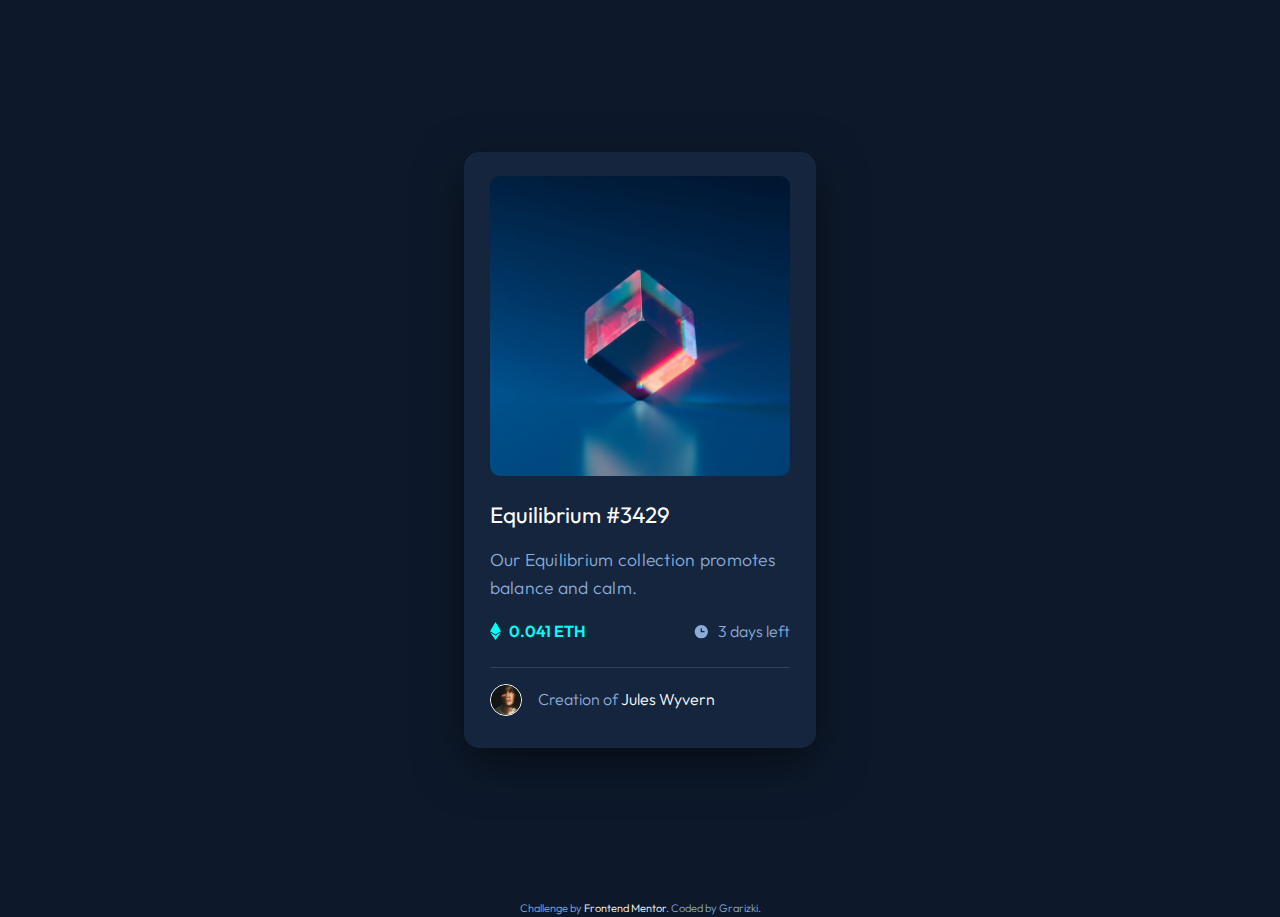
<file: nft-preview-card-component-main/index.html>
<!DOCTYPE html>
<html lang="en">
  <head>
    <meta charset="UTF-8" />
    <meta name="viewport" content="width=device-width, initial-scale=1.0" />
    <!-- displays site properly based on user's device -->

    <link
      rel="icon"
      type="image/png"
      sizes="32x32"
      href="./images/favicon-32x32.png"
    />

    <title>Frontend Mentor | NFT preview card component</title>

    <link rel="stylesheet" href="style/style.css" />
  </head>

  <body>
    <main class="container">
      <section class="main-card">
        <div class="image-container">
          <img
            src="images/image-equilibrium.jpg"
            alt="nft"
            class="main-image"
          />
          <div class="overlay"></div>
          <img src="images/icon-view.svg" alt="view icon" class="view" />
        </div>
        <div class="text-container">
          <h1 class="title">Equilibrium #3429</h1>
          <p class="description">
            Our Equilibrium collection promotes balance and calm.
          </p>
          <div class="eth-info">
            <div class="info">
              <img src="images/icon-ethereum.svg" alt="ETH" class="icon" /><span
                class="eth"
                >0.041 ETH</span
              >
            </div>
            <div class="info">
              <img src="images/icon-clock.svg" alt="clock" class="icon" /><span
                >3 days left</span
              >
            </div>
          </div>
          <div class="creator-info">
            <img
              src="images/image-avatar.png"
              alt="Jules Wyvern"
              class="avatar"
            />
            <p class="creator-text">
              Creation of <span class="creator-name">Jules Wyvern</span>
            </p>
          </div>
        </div>
      </section>
    </main>
    <footer class="attribution">
      Challenge by
      <a href="https://www.frontendmentor.io?ref=challenge" target="_blank"
        >Frontend Mentor</a
      >. Coded by Grarizki</a>.
    </footer>
  </body>
</html>
</file>
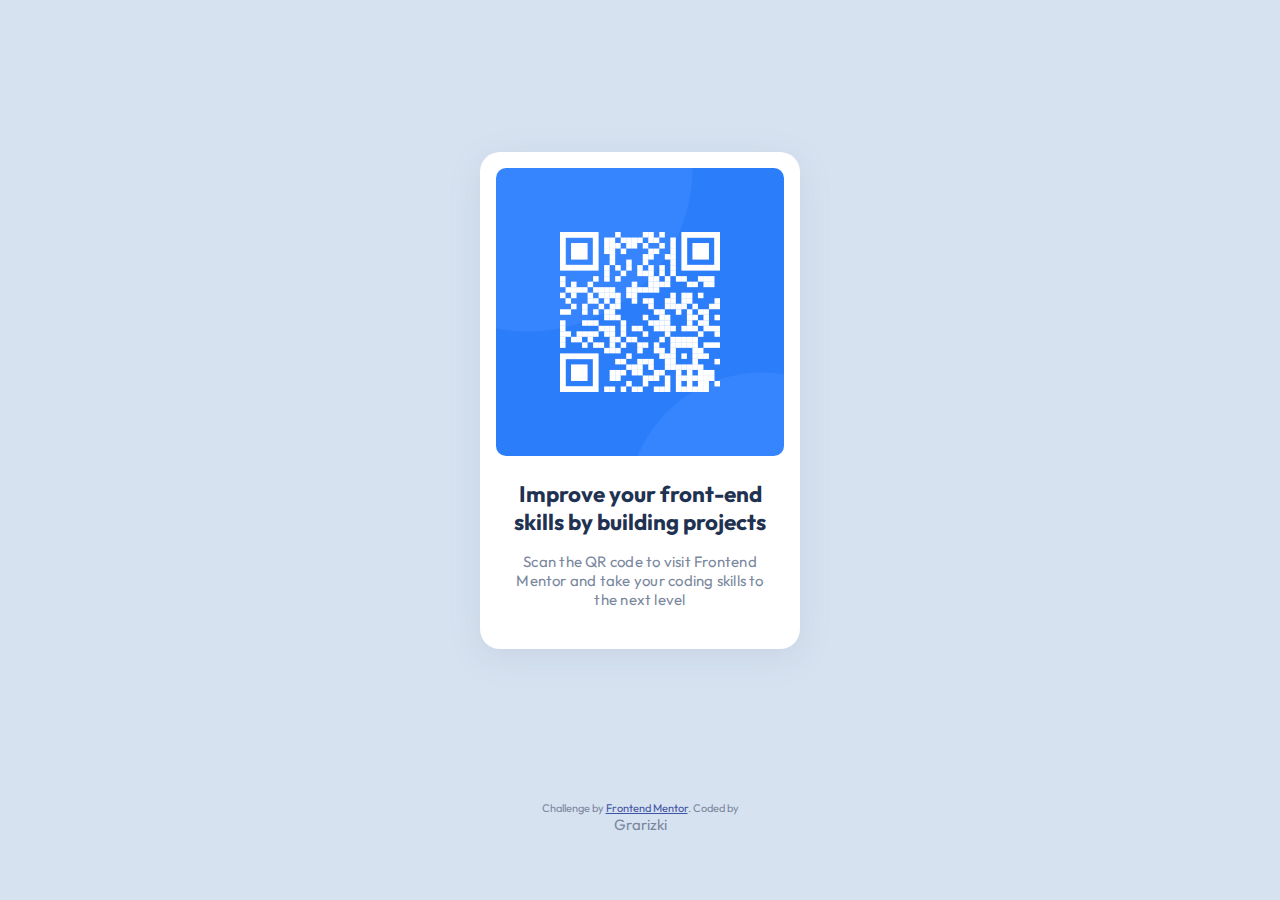
<file: qr-code-component-main/index.html>
<!DOCTYPE html>
<html lang="en">
  <head>
    <meta charset="UTF-8" />
    <meta name="viewport" content="width=device-width, initial-scale=1.0" />
    <!-- displays site properly based on user's device -->

    <link
      rel="icon"
      type="image/png"
      sizes="32x32"
      href="./images/favicon-32x32.png"
    />

    <title>Frontend Mentor | QR code component</title>

    <link rel="stylesheet" href="style/style.css" />
  </head>
  <body>
    <main class="card">
      <div class="qr-code-container">
        <img src="images/image-qr-code.png" alt="QR code" class="qr-code" />
      </div>
      <div class="text-container">
        <h1 class="main-heading">
          Improve your front-end skills by building projects
        </h1>
        <p class="paragraph">
          Scan the QR code to visit Frontend Mentor and take your coding skills
          to the next level
        </p>
      </div>
    </main>
    <footer>
      <p class="attribution">
        Challenge by
        <a href="https://www.frontendmentor.io?ref=challenge" target="_blank"
          >Frontend Mentor</a
        >. Coded by
        <p>Grarizki</p>
      </p>
    </footer>
  </body>
</html>
</file>
<file: nft-preview-card-component-main/style/style.css>
@import url('https://fonts.googleapis.com/css2?family=Outfit:wght@300;400;600&display=swap');

:root {
  --bg-main: hsl(217, 54%, 11%);
  --bg-card: hsl(216, 50%, 16%);
  --colour-blue: hsl(215, 51%, 70%);
  --colour-cyan: hsl(178, 100%, 50%);
  --colour-white: hsl(0, 0%, 100%);
  --line-colour: hsl(215, 32%, 27%);
}

/* CSS Reset */
* {
  margin: 0;
  padding: 0;
  box-sizing: border-box;
}

/* Project Styles */
body {
  background-color: var(--bg-main);
  font-family: 'Outfit', sans-serif;
  color: var(--colour-blue);
  font-weight: 300;
  line-height: 1.6;
}

/* .container {
  height: 100vh;
  display: flex;
  justify-content: center;
  align-items: center;
} */

/* Card */
.main-card {
  background-color: var(--bg-card);
  width: min(87.5%, 22rem);
  margin: 9.5rem auto;
  border-radius: 15px;
  padding: 1.5rem 1.6rem 2rem;
  box-shadow: 0 1rem 3rem rgba(0, 0, 0, 0.5);
}

/* Main Image */
.image-container {
  position: relative;
  margin: 0 auto;
  width: 100%;
  max-width: 300px;
}

.main-image {
  display: block;
  max-width: 300px;
  width: 100%;
  height: auto;
  border-radius: 10px;
}

.overlay {
  position: absolute;
  top: 0;
  bottom: 0;
  left: 0;
  right: 0;
  height: 100%;
  width: 100%;
  opacity: 0;
  background-color: var(--colour-cyan);
  border-radius: 10px;
}

.view {
  position: absolute;
  top: 50%;
  left: 50%;
  transform: translate(-50%, -50%);
  text-align: center;
  display: none;
}

.image-container:hover .overlay {
  opacity: 0.5;
  cursor: pointer;
}

.image-container:hover .overlay + .view {
  display: block;
}

/* Main Content */
.title {
  color: var(--colour-white);
  margin: 1.4rem 0 0.75rem;
  font-size: 1.4rem;
  font-weight: 400;
}

.description {
  font-size: 1.1rem;
  letter-spacing: 0.015em;
  margin-bottom: 1rem;
  font-weight: 300;
}

.eth-info {
  display: flex;
  justify-content: space-between;
  margin: 1rem 0 1.4rem;
}

.eth {
  color: var(--colour-cyan);
  font-weight: 600;
}

.info {
  display: flex;
  align-items: center;
}

.icon {
  margin-right: 0.5rem;
}

/* Creator Info */
.creator-info {
  display: flex;
  border-top: 1px solid var(--line-colour);
  padding-top: 1rem;
  align-items: center;
}

.avatar {
  border: 1px solid var(--colour-white);
  border-radius: 50%;
  width: 2rem;
  height: auto;
  margin-right: 1rem;
}

.creator-text {
  font-weight: 300;
}

.creator-name {
  color: var(--colour-white);
}

.title:hover,
.creator-name:hover {
  color: var(--colour-cyan);
  cursor: pointer;
}

/* Footer Section */
.attribution {
  font-size: 11px;
  text-align: center;
}

.attribution a {
  color: var(--colour-white);
  text-decoration: none;
}

.attribution a:hover {
  color: var(--colour-cyan);
}

/* Media Queries */
@media screen and (max-width: 300px) {
  .eth-info {
    flex-direction: column;
  }
}
</file>
<file: qr-code-component-main/style/style.css>
@import url('https://fonts.googleapis.com/css2?family=Outfit:wght@400;700&display=swap');

:root {
  --font: 'Outfit', sans-serif;
  --ff-size: 15px;
  --white: hsl(0, 0%, 100%);
  --light-gray: hsl(212, 45%, 89%);
  --grayish-blue: hsl(220, 15%, 55%);
  --dark-blue: hsl(218, 44%, 22%);
}

/* CSS Reset */
*,
*::after,
*::before {
  margin: 0;
  padding: 0;
  box-sizing: border-box;
}

/* General Styles */

body {
  background-color: var(--light-gray);
  font-family: var(--font);
  font-size: var(--ff-size);
  font-weight: 400;
  color: var(--grayish-blue);
  text-align: center;
}

/* Card */

.card {
  background-color: var(--white);
  width: min(85.1%, 20rem);
  margin: 9.5rem auto;
  padding: 1rem;
  border-radius: 20px;
  box-shadow: 0 0.5rem 2rem hsla(220, 15%, 55%, 0.15);
}

/* QR Code Container */

.qr-code {
  display: block;
  width: 100%;
  height: auto;
  object-fit: contain;
  border-radius: 10px;
}

/* Text Container */

.text-container {
  padding: 1.5rem 1rem;
}

.main-heading {
  color: var(--dark-blue);
  font-size: 1.4rem;
  font-weight: 700;
  margin-bottom: 1rem;
}

.paragraph {
  letter-spacing: 0.015em;
}

/* Footer Section */

.attribution {
  font-size: 11px;
  text-align: center;
  padding: 0 1rem;
}
.attribution a {
  color: hsl(228, 45%, 44%);
}

/* Media Queries */

@media screen and (max-width: 769px) {
  .card {
    margin: 5.5rem auto;
  }
}
</file>
